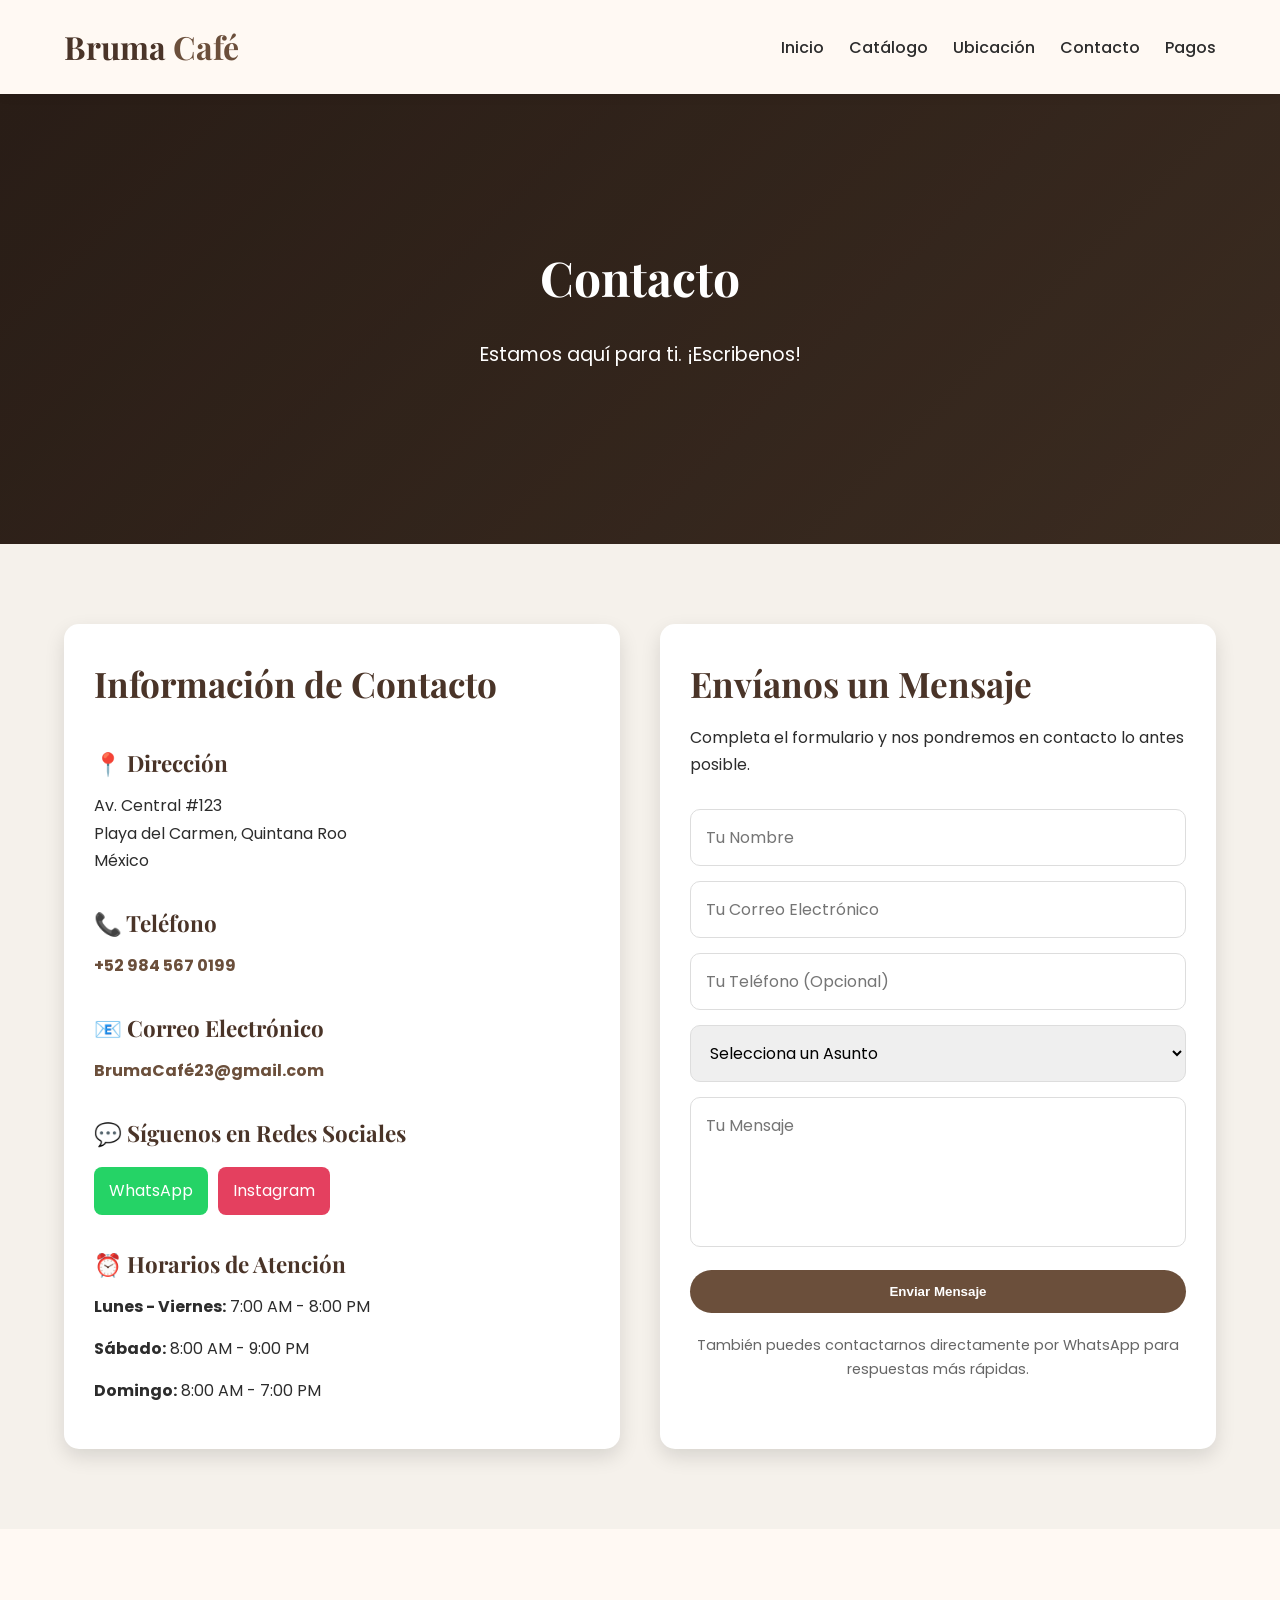
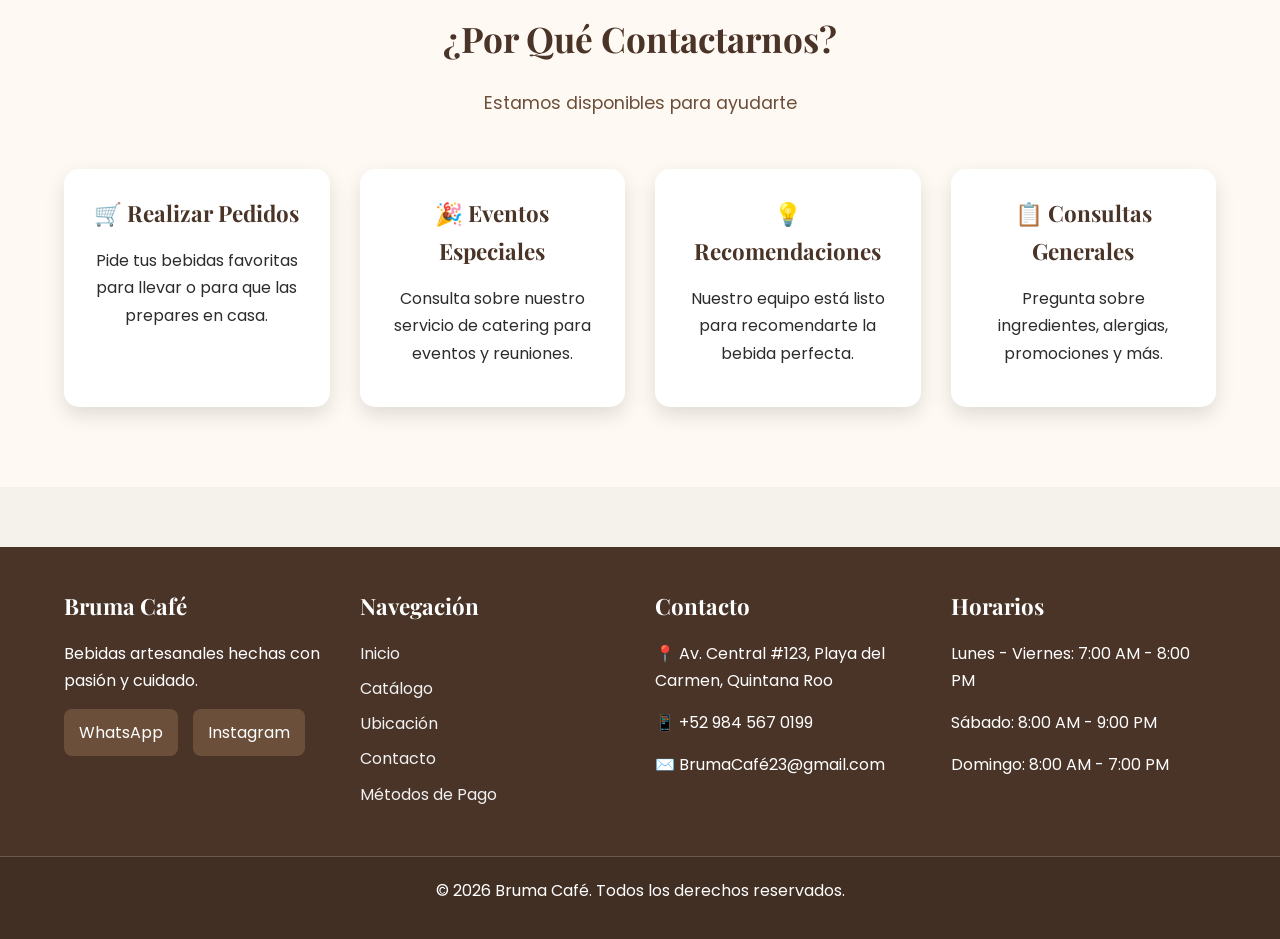
<file: contacto.html>
<!DOCTYPE html>
<html lang="es">
<head>
    <meta charset="UTF-8">
    <meta name="viewport" content="width=device-width, initial-scale=1.0">
    <title>Contacto - Bruma Café</title>
    <link rel="preconnect" href="https://fonts.googleapis.com">
    <link rel="preconnect" href="https://fonts.gstatic.com" crossorigin>
    <link href="https://fonts.googleapis.com/css2?family=Playfair+Display:wght@400;600;700&family=Poppins:wght@300;400;500;600&display=swap" rel="stylesheet">
    <link rel="stylesheet" href="css/style.css">
</head>
<body>

<!-- HEADER -->
<header>
    <nav class="navbar">
        <div class="logo">Bruma <span>Café</span></div>
        <ul class="nav-links">
            <li><a href="index.html">Inicio</a></li>
            <li><a href="catalogo.html">Catálogo</a></li>
            <li><a href="ubicacion.html">Ubicación</a></li>
            <li><a href="contacto.html">Contacto</a></li>
            <li><a href="pagos.html">Pagos</a></li>
        </ul>
    </nav>
</header>

<!-- HERO -->
<section class="hero-small">
    <div class="hero-content">
        <h1>Contacto</h1>
        <p>Estamos aquí para ti. ¡Escribenos!</p>
    </div>
</section>

<!-- CONTACTO -->
<section class="section" style="background-color: var(--fondo);">
    <div class="container">
        <div class="contact-container">
            <!-- Información de Contacto -->
            <div class="contact-info">
                <h2>Información de Contacto</h2>
                
                <div style="margin-top: 30px;">
                    <h3>📍 Dirección</h3>
                    <p>Av. Central #123<br>Playa del Carmen, Quintana Roo<br>México</p>
                </div>
                
                <div style="margin-top: 30px;">
                    <h3>📞 Teléfono</h3>
                    <p><a href="tel:+529845670199" style="color: var(--cafe-medio); font-weight: bold; text-decoration: none;">+52 984 567 0199</a></p>
                </div>
                
                <div style="margin-top: 30px;">
                    <h3>📧 Correo Electrónico</h3>
                    <p><a href="mailto:BrumaCafé23@gmail.com" style="color: var(--cafe-medio); font-weight: bold; text-decoration: none;">BrumaCafé23@gmail.com</a></p>
                </div>
                
                <div style="margin-top: 30px;">
                    <h3>💬 Síguenos en Redes Sociales</h3>
                    <div class="social-links" style="display: flex; gap: 10px;">
                        <a href="https://wa.me/529845670199" style="background-color: #25D366; color: white; padding: 10px 15px; border-radius: 8px; text-decoration: none; transition: 0.3s;">
                            WhatsApp
                        </a>
                        <a href="https://instagram.com" style="background-color: #E4405F; color: white; padding: 10px 15px; border-radius: 8px; text-decoration: none; transition: 0.3s;">
                            Instagram
                        </a>
                    </div>
                </div>
                
                <div style="margin-top: 30px;">
                    <h3>⏰ Horarios de Atención</h3>
                    <p><strong>Lunes - Viernes:</strong> 7:00 AM - 8:00 PM</p>
                    <p><strong>Sábado:</strong> 8:00 AM - 9:00 PM</p>
                    <p><strong>Domingo:</strong> 8:00 AM - 7:00 PM</p>
                </div>
            </div>
            
            <!-- Formulario de Contacto -->
            <div class="contact-form">
                <h2>Envíanos un Mensaje</h2>
                <p style="margin-bottom: 30px; color: var(--texto);">Completa el formulario y nos pondremos en contacto lo antes posible.</p>
                
                <form action="https://formspree.io/f/YOUR_FORM_ID" method="POST">
                    <input 
                        type="text" 
                        name="nombre" 
                        placeholder="Tu Nombre" 
                        required
                    >
                    
                    <input 
                        type="email" 
                        name="email" 
                        placeholder="Tu Correo Electrónico" 
                        required
                    >
                    
                    <input 
                        type="tel" 
                        name="telefono" 
                        placeholder="Tu Teléfono (Opcional)"
                    >
                    
                    <select name="asunto" style="width: 100%; padding: 15px; margin-bottom: 15px; border: 1px solid #ddd; border-radius: 10px; font-family: 'Poppins', sans-serif;" required>
                        <option value="">Selecciona un Asunto</option>
                        <option value="Consulta sobre Productos">Consulta sobre Productos</option>
                        <option value="Pedido Personalizado">Pedido Personalizado</option>
                        <option value="Eventos y Catering">Eventos y Catering</option>
                        <option value="Sugerencias">Sugerencias</option>
                        <option value="Otro">Otro</option>
                    </select>
                    
                    <textarea 
                        name="mensaje" 
                        placeholder="Tu Mensaje"
                        required
                    ></textarea>
                    
                    <button type="submit" class="btn" style="width: 100%; border: none; cursor: pointer;">
                        Enviar Mensaje
                    </button>
                </form>
                
                <p style="margin-top: 20px; font-size: 0.9rem; color: #666; text-align: center;">
                    También puedes contactarnos directamente por WhatsApp para respuestas más rápidas.
                </p>
            </div>
        </div>
    </div>
</section>

<!-- POR QUÉ CONTACTARNOS -->
<section class="section" style="background-color: var(--crema);">
    <div class="container">
        <div class="section-title">
            <h2>¿Por Qué Contactarnos?</h2>
            <p>Estamos disponibles para ayudarte</p>
        </div>
        
        <div class="contact-reasons">
            <div class="reason-card">
                <h3>🛒 Realizar Pedidos</h3>
                <p>Pide tus bebidas favoritas para llevar o para que las prepares en casa.</p>
            </div>
            
            <div class="reason-card">
                <h3>🎉 Eventos Especiales</h3>
                <p>Consulta sobre nuestro servicio de catering para eventos y reuniones.</p>
            </div>
            
            <div class="reason-card">
                <h3>💡 Recomendaciones</h3>
                <p>Nuestro equipo está listo para recomendarte la bebida perfecta.</p>
            </div>
            
            <div class="reason-card">
                <h3>📋 Consultas Generales</h3>
                <p>Pregunta sobre ingredientes, alergias, promociones y más.</p>
            </div>
        </div>
    </div>
</section>

<!-- FOOTER -->
<footer>
    <div class="footer-content">
        <div>
            <h3>Bruma Café</h3>
            <p>Bebidas artesanales hechas con pasión y cuidado.</p>
            <div class="social-links">
                <a href="https://wa.me/529845670199" title="WhatsApp">WhatsApp</a>
                <a href="https://instagram.com" title="Instagram">Instagram</a>
            </div>
        </div>
        
        <div>
            <h3>Navegación</h3>
            <a href="index.html">Inicio</a>
            <a href="catalogo.html">Catálogo</a>
            <a href="ubicacion.html">Ubicación</a>
            <a href="contacto.html">Contacto</a>
            <a href="pagos.html">Métodos de Pago</a>
        </div>
        
        <div>
            <h3>Contacto</h3>
            <p>📍 Av. Central #123, Playa del Carmen, Quintana Roo</p>
            <p>📱 +52 984 567 0199</p>
            <p>✉️ BrumaCafé23@gmail.com</p>
        </div>
        
        <div>
            <h3>Horarios</h3>
            <p>Lunes - Viernes: 7:00 AM - 8:00 PM</p>
            <p>Sábado: 8:00 AM - 9:00 PM</p>
            <p>Domingo: 8:00 AM - 7:00 PM</p>
        </div>
    </div>
    
    <div class="footer-bottom">
        <p>&copy; 2026 Bruma Café. Todos los derechos reservados.</p>
    </div>
</footer>

</body>
</html>
</file>
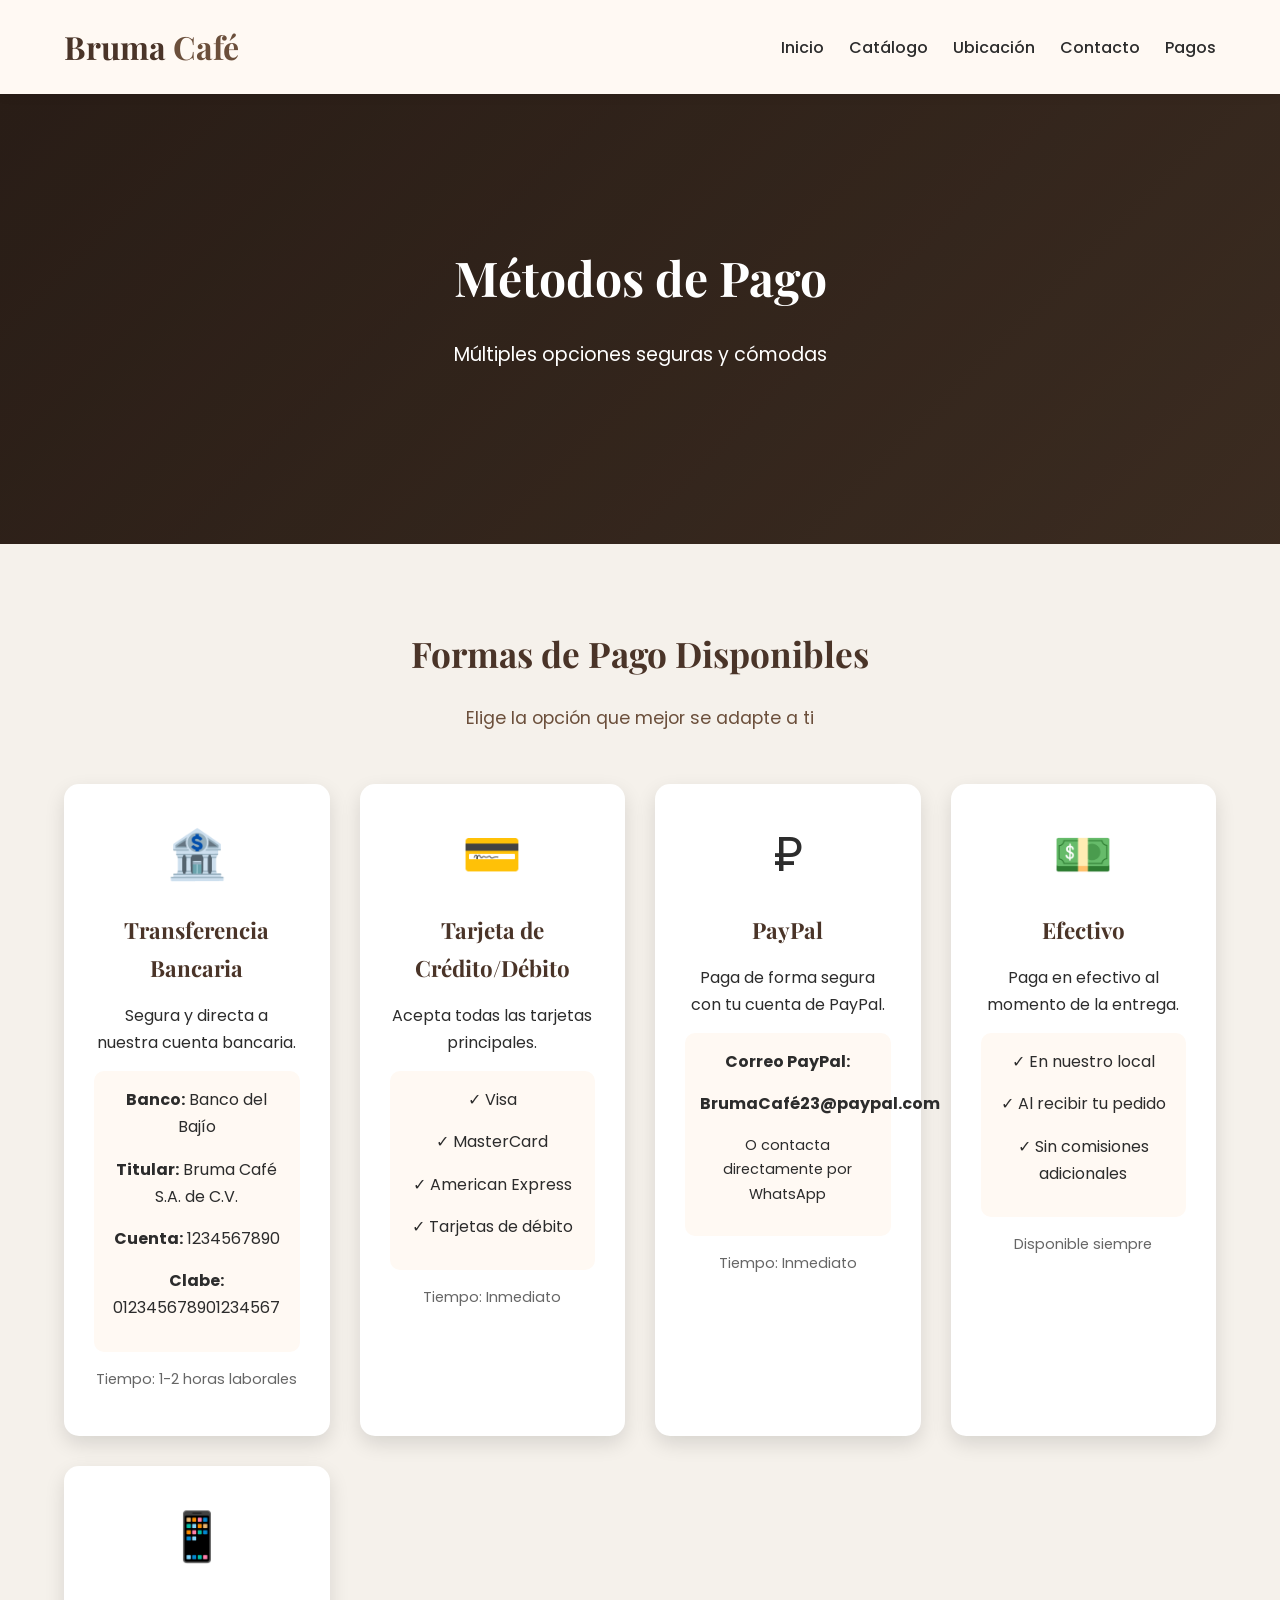
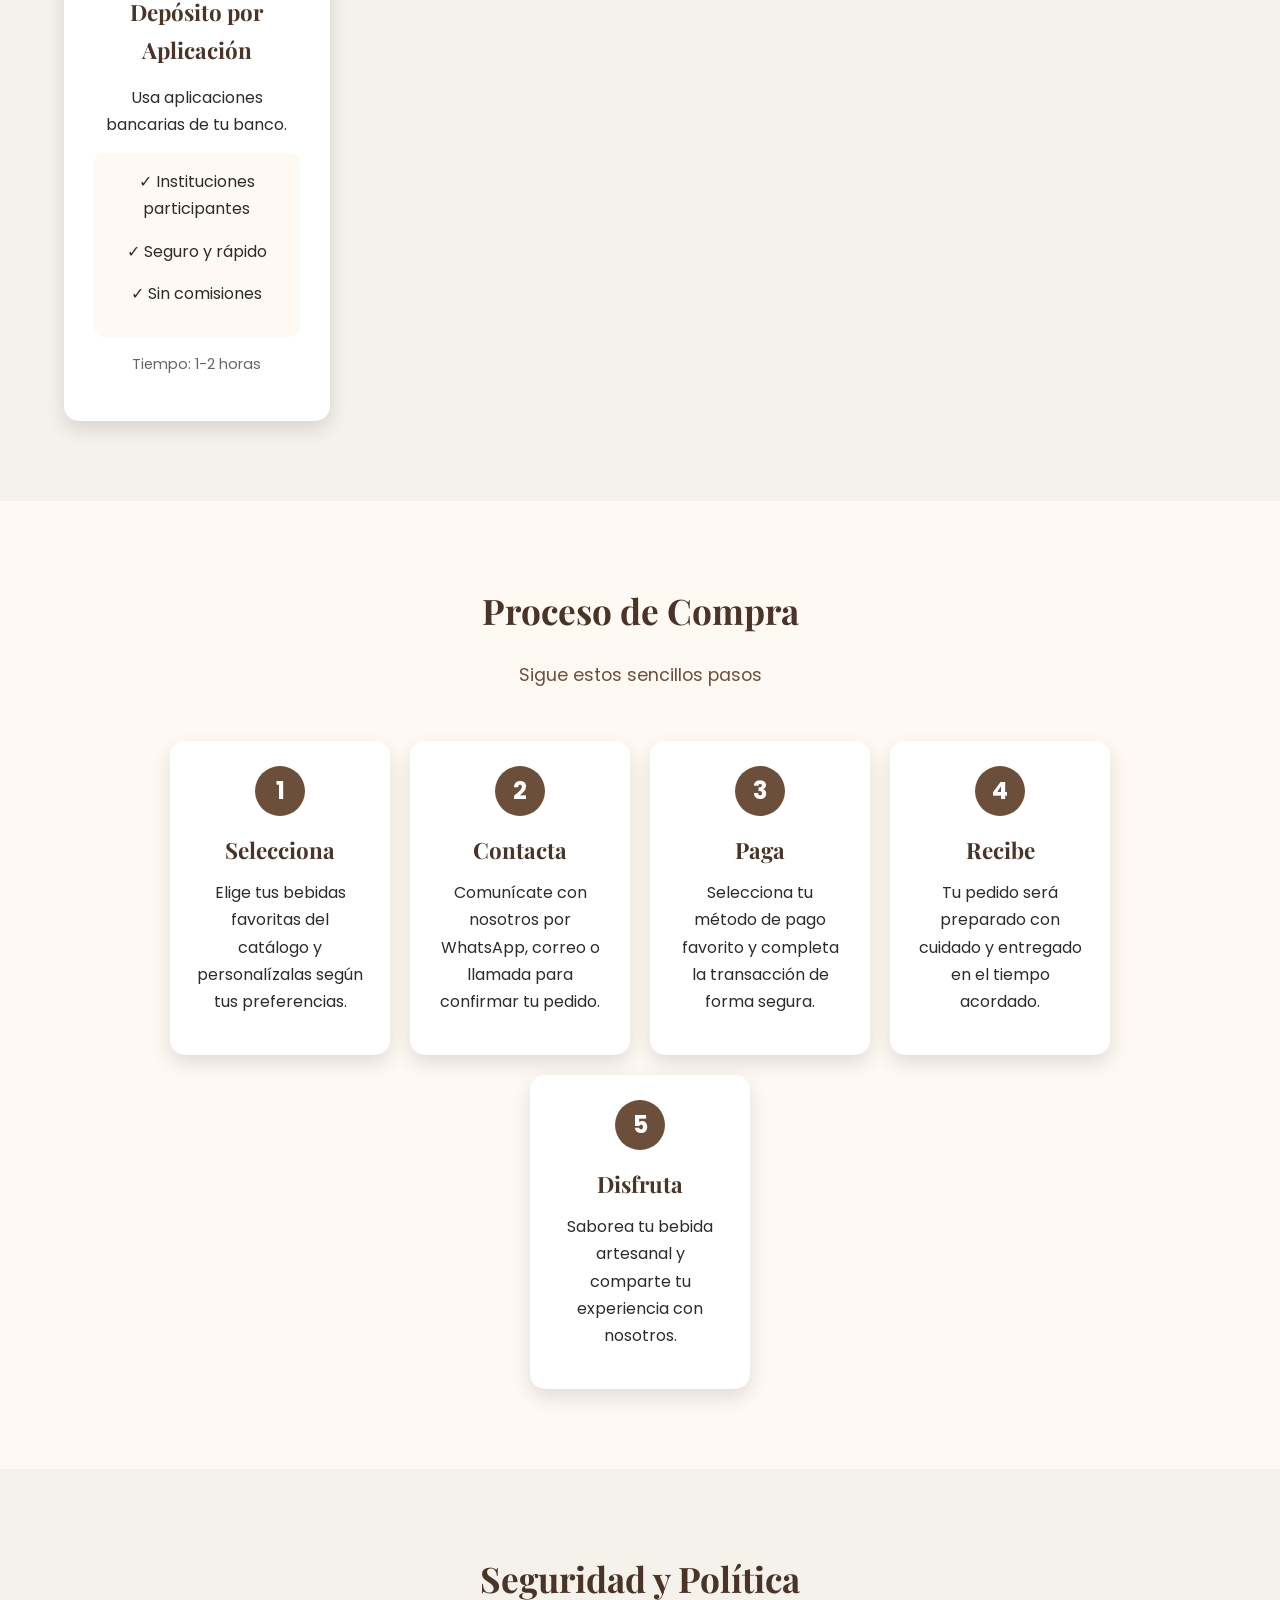
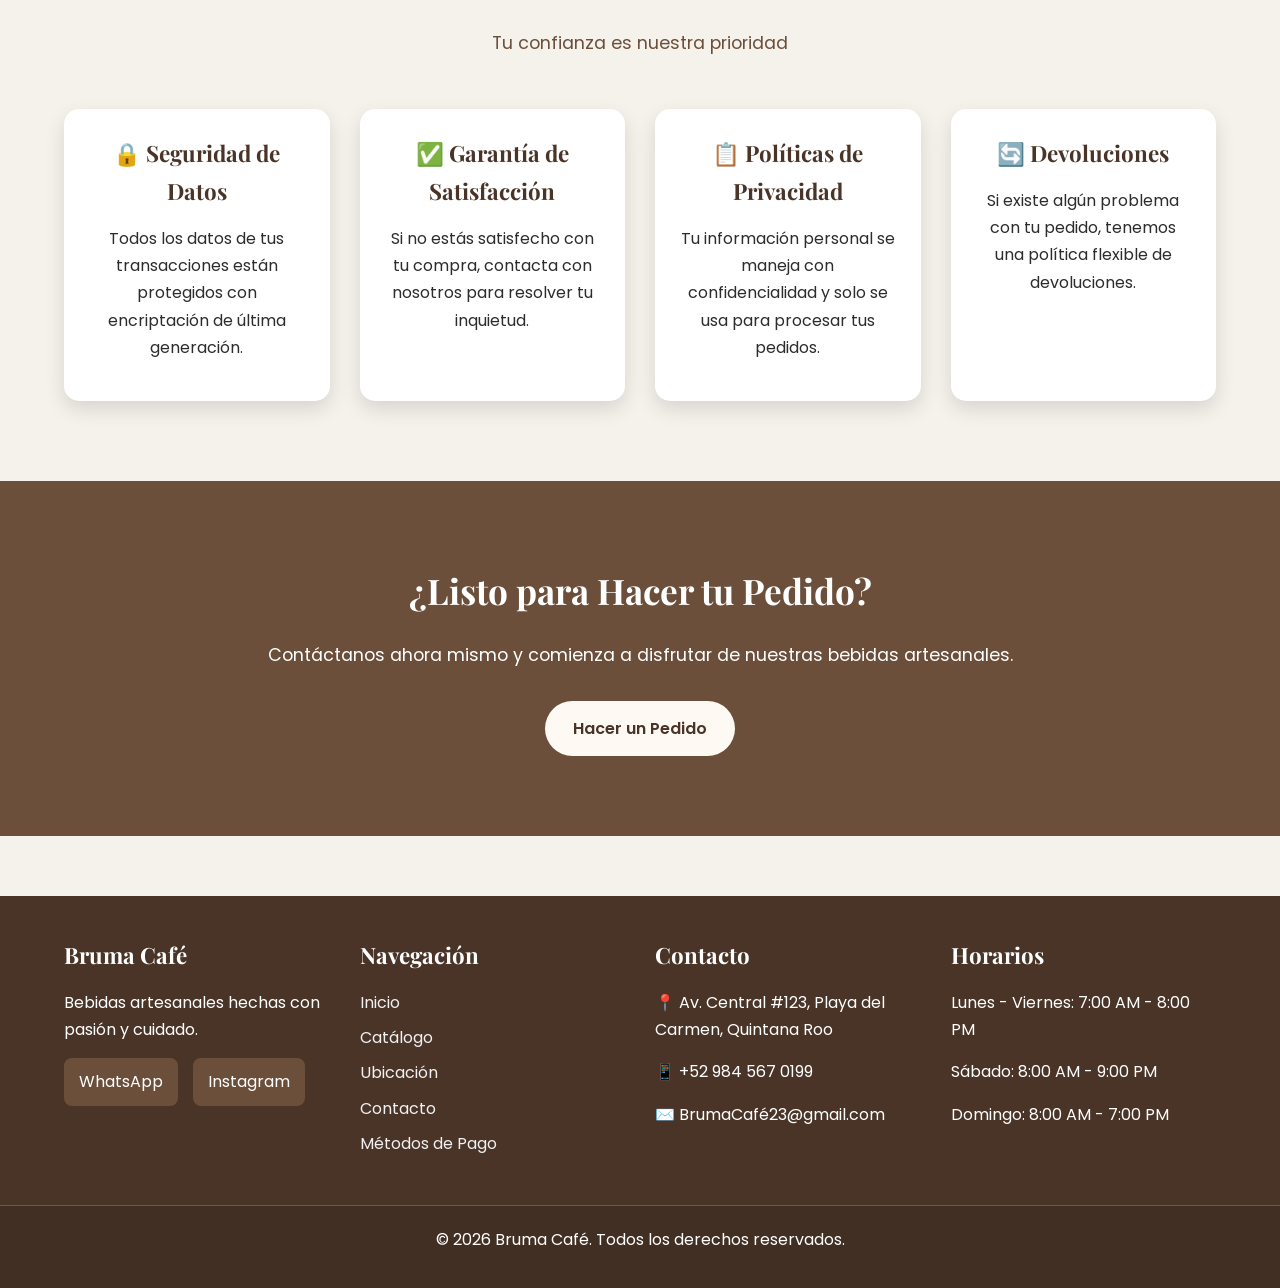
<file: pagos.html>
<!DOCTYPE html>
<html lang="es">
<head>
    <meta charset="UTF-8">
    <meta name="viewport" content="width=device-width, initial-scale=1.0">
    <title>Métodos de Pago - Bruma Café</title>
    <link rel="preconnect" href="https://fonts.googleapis.com">
    <link rel="preconnect" href="https://fonts.gstatic.com" crossorigin>
    <link href="https://fonts.googleapis.com/css2?family=Playfair+Display:wght@400;600;700&family=Poppins:wght@300;400;500;600&display=swap" rel="stylesheet">
    <link rel="stylesheet" href="css/style.css">
</head>
<body>

<!-- HEADER -->
<header>
    <nav class="navbar">
        <div class="logo">Bruma <span>Café</span></div>
        <ul class="nav-links">
            <li><a href="index.html">Inicio</a></li>
            <li><a href="catalogo.html">Catálogo</a></li>
            <li><a href="ubicacion.html">Ubicación</a></li>
            <li><a href="contacto.html">Contacto</a></li>
            <li><a href="pagos.html">Pagos</a></li>
        </ul>
    </nav>
</header>

<!-- HERO -->
<section class="hero-small">
    <div class="hero-content">
        <h1>Métodos de Pago</h1>
        <p>Múltiples opciones seguras y cómodas</p>
    </div>
</section>

<!-- MÉTODOS DE PAGO -->
<section class="section" style="background-color: var(--fondo);">
    <div class="container">
        <div class="section-title">
            <h2>Formas de Pago Disponibles</h2>
            <p>Elige la opción que mejor se adapte a ti</p>
        </div>
        
        <div class="payment-section">
            <!-- Transferencia Bancaria -->
            <div class="payment-card">
                <div class="payment-icon">🏦</div>
                <h3>Transferencia Bancaria</h3>
                <p style="margin-bottom: 15px;">Segura y directa a nuestra cuenta bancaria.</p>
                
                <div style="background-color: var(--crema); padding: 15px; border-radius: 10px; margin-bottom: 15px;">
                    <p><strong>Banco:</strong> Banco del Bajío</p>
                    <p><strong>Titular:</strong> Bruma Café S.A. de C.V.</p>
                    <p><strong>Cuenta:</strong> 1234567890</p>
                    <p><strong>Clabe:</strong> 012345678901234567</p>
                </div>
                
                <p style="font-size: 0.9rem; color: #666;">Tiempo: 1-2 horas laborales</p>
            </div>
            
            <!-- Tarjeta de Crédito/Débito -->
            <div class="payment-card">
                <div class="payment-icon">💳</div>
                <h3>Tarjeta de Crédito/Débito</h3>
                <p style="margin-bottom: 15px;">Acepta todas las tarjetas principales.</p>
                
                <div style="background-color: var(--crema); padding: 15px; border-radius: 10px; margin-bottom: 15px;">
                    <p>✓ Visa</p>
                    <p>✓ MasterCard</p>
                    <p>✓ American Express</p>
                    <p>✓ Tarjetas de débito</p>
                </div>
                
                <p style="font-size: 0.9rem; color: #666;">Tiempo: Inmediato</p>
            </div>
            
            <!-- PayPal -->
            <div class="payment-card">
                <div class="payment-icon">₽</div>
                <h3>PayPal</h3>
                <p style="margin-bottom: 15px;">Paga de forma segura con tu cuenta de PayPal.</p>
                
                <div style="background-color: var(--crema); padding: 15px; border-radius: 10px; margin-bottom: 15px;">
                    <p><strong>Correo PayPal:</strong></p>
                    <p style="font-weight: bold;">BrumaCafé23@paypal.com</p>
                    <p style="margin-top: 10px; font-size: 0.9rem;">O contacta directamente por WhatsApp</p>
                </div>
                
                <p style="font-size: 0.9rem; color: #666;">Tiempo: Inmediato</p>
            </div>
            
            <!-- Pago en Efectivo -->
            <div class="payment-card">
                <div class="payment-icon">💵</div>
                <h3>Efectivo</h3>
                <p style="margin-bottom: 15px;">Paga en efectivo al momento de la entrega.</p>
                
                <div style="background-color: var(--crema); padding: 15px; border-radius: 10px; margin-bottom: 15px;">
                    <p>✓ En nuestro local</p>
                    <p>✓ Al recibir tu pedido</p>
                    <p>✓ Sin comisiones adicionales</p>
                </div>
                
                <p style="font-size: 0.9rem; color: #666;">Disponible siempre</p>
            </div>
            
            <!-- Depósito Bancario -->
            <div class="payment-card">
                <div class="payment-icon">📱</div>
                <h3>Depósito por Aplicación</h3>
                <p style="margin-bottom: 15px;">Usa aplicaciones bancarias de tu banco.</p>
                
                <div style="background-color: var(--crema); padding: 15px; border-radius: 10px; margin-bottom: 15px;">
                    <p>✓ Instituciones participantes</p>
                    <p>✓ Seguro y rápido</p>
                    <p>✓ Sin comisiones</p>
                </div>
                
                <p style="font-size: 0.9rem; color: #666;">Tiempo: 1-2 horas</p>
            </div>
        </div>
    </div>
</section>

<!-- PROCESO DE COMPRA -->
<section class="section" style="background-color: var(--crema);">
    <div class="container">
        <div class="section-title">
            <h2>Proceso de Compra</h2>
            <p>Sigue estos sencillos pasos</p>
        </div>
        
        <div class="steps">
            <div class="step">
                <div class="step-number">1</div>
                <h3>Selecciona</h3>
                <p>Elige tus bebidas favoritas del catálogo y personalízalas según tus preferencias.</p>
            </div>
            
            <div class="step">
                <div class="step-number">2</div>
                <h3>Contacta</h3>
                <p>Comunícate con nosotros por WhatsApp, correo o llamada para confirmar tu pedido.</p>
            </div>
            
            <div class="step">
                <div class="step-number">3</div>
                <h3>Paga</h3>
                <p>Selecciona tu método de pago favorito y completa la transacción de forma segura.</p>
            </div>
            
            <div class="step">
                <div class="step-number">4</div>
                <h3>Recibe</h3>
                <p>Tu pedido será preparado con cuidado y entregado en el tiempo acordado.</p>
            </div>
            
            <div class="step">
                <div class="step-number">5</div>
                <h3>Disfruta</h3>
                <p>Saborea tu bebida artesanal y comparte tu experiencia con nosotros.</p>
            </div>
        </div>
    </div>
</section>

<!-- SEGURIDAD Y POLÍTICA -->
<section class="section" style="background-color: var(--fondo);">
    <div class="container">
        <div class="section-title">
            <h2>Seguridad y Política</h2>
            <p>Tu confianza es nuestra prioridad</p>
        </div>
        
        <div class="security-grid">
            <div class="security-card">
                <h3>🔒 Seguridad de Datos</h3>
                <p>Todos los datos de tus transacciones están protegidos con encriptación de última generación.</p>
            </div>
            
            <div class="security-card">
                <h3>✅ Garantía de Satisfacción</h3>
                <p>Si no estás satisfecho con tu compra, contacta con nosotros para resolver tu inquietud.</p>
            </div>
            
            <div class="security-card">
                <h3>📋 Políticas de Privacidad</h3>
                <p>Tu información personal se maneja con confidencialidad y solo se usa para procesar tus pedidos.</p>
            </div>
            
            <div class="security-card">
                <h3>🔄 Devoluciones</h3>
                <p>Si existe algún problema con tu pedido, tenemos una política flexible de devoluciones.</p>
            </div>
        </div>
    </div>
</section>

<!-- CTA -->
<section class="section" style="background-color: var(--cafe-medio); color: white;">
    <div class="container" style="text-align: center;">
        <h2 style="color: white; margin-bottom: 20px;">¿Listo para Hacer tu Pedido?</h2>
        <p style="margin-bottom: 30px; font-size: 1.1rem;">Contáctanos ahora mismo y comienza a disfrutar de nuestras bebidas artesanales.</p>
        <a href="contacto.html" class="btn" style="background-color: var(--crema); color: var(--cafe-oscuro);">Hacer un Pedido</a>
    </div>
</section>

<!-- FOOTER -->
<footer>
    <div class="footer-content">
        <div>
            <h3>Bruma Café</h3>
            <p>Bebidas artesanales hechas con pasión y cuidado.</p>
            <div class="social-links">
                <a href="https://wa.me/529845670199" title="WhatsApp">WhatsApp</a>
                <a href="https://instagram.com" title="Instagram">Instagram</a>
            </div>
        </div>
        
        <div>
            <h3>Navegación</h3>
            <a href="index.html">Inicio</a>
            <a href="catalogo.html">Catálogo</a>
            <a href="ubicacion.html">Ubicación</a>
            <a href="contacto.html">Contacto</a>
            <a href="pagos.html">Métodos de Pago</a>
        </div>
        
        <div>
            <h3>Contacto</h3>
            <p>📍 Av. Central #123, Playa del Carmen, Quintana Roo</p>
            <p>📱 +52 984 567 0199</p>
            <p>✉️ BrumaCafé23@gmail.com</p>
        </div>
        
        <div>
            <h3>Horarios</h3>
            <p>Lunes - Viernes: 7:00 AM - 8:00 PM</p>
            <p>Sábado: 8:00 AM - 9:00 PM</p>
            <p>Domingo: 8:00 AM - 7:00 PM</p>
        </div>
    </div>
    
    <div class="footer-bottom">
        <p>&copy; 2026 Bruma Café. Todos los derechos reservados.</p>
    </div>
</footer>

</body>
</html>
</file>
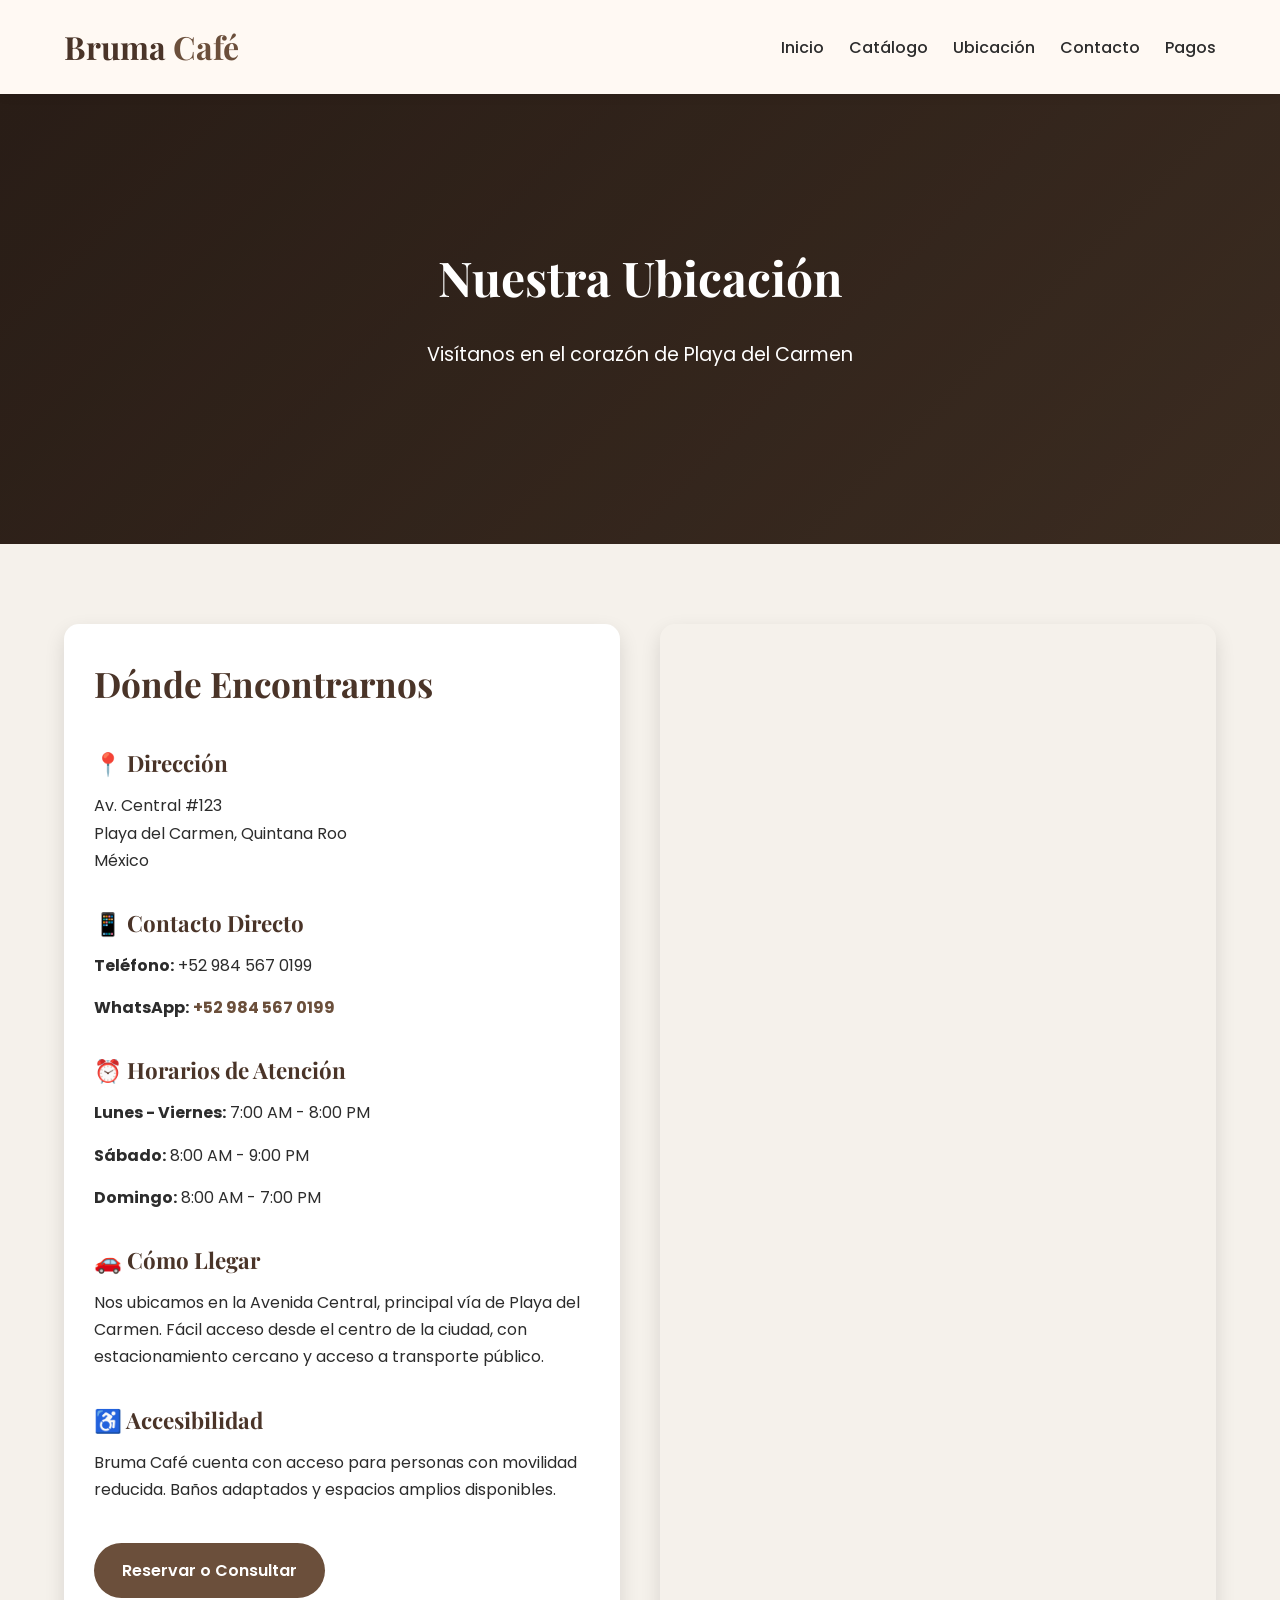
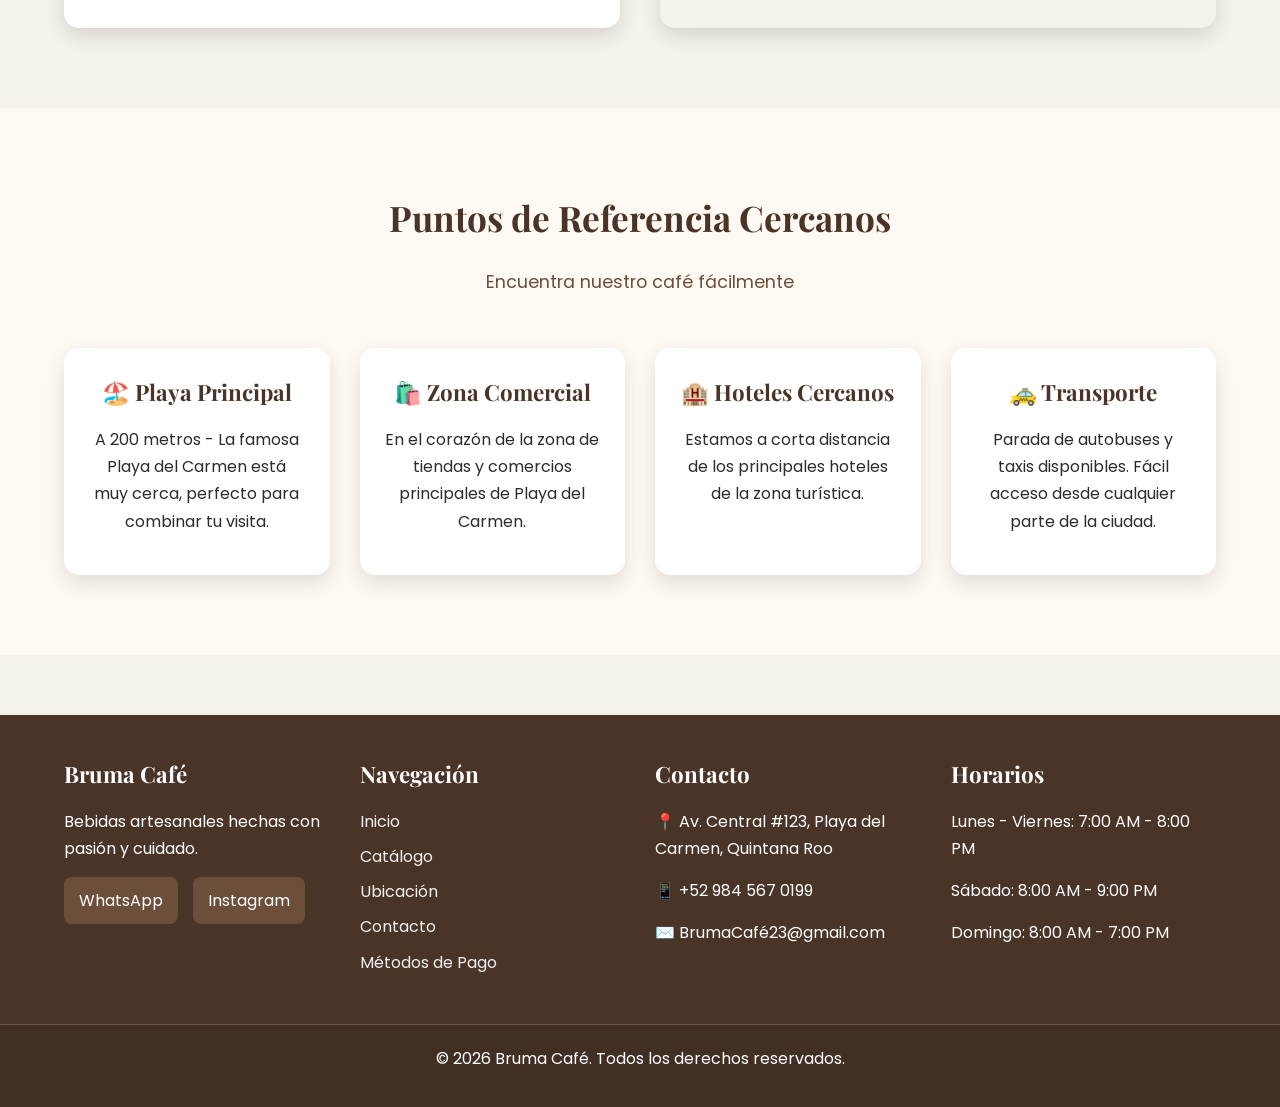
<file: ubicacion.html>
<!DOCTYPE html>
<html lang="es">
<head>
    <meta charset="UTF-8">
    <meta name="viewport" content="width=device-width, initial-scale=1.0">
    <title>Ubicación - Bruma Café</title>
    <link rel="preconnect" href="https://fonts.googleapis.com">
    <link rel="preconnect" href="https://fonts.gstatic.com" crossorigin>
    <link href="https://fonts.googleapis.com/css2?family=Playfair+Display:wght@400;600;700&family=Poppins:wght@300;400;500;600&display=swap" rel="stylesheet">
    <link rel="stylesheet" href="css/style.css">
</head>
<body>

<!-- HEADER -->
<header>
    <nav class="navbar">
        <div class="logo">Bruma <span>Café</span></div>
        <ul class="nav-links">
            <li><a href="index.html">Inicio</a></li>
            <li><a href="catalogo.html">Catálogo</a></li>
            <li><a href="ubicacion.html">Ubicación</a></li>
            <li><a href="contacto.html">Contacto</a></li>
            <li><a href="pagos.html">Pagos</a></li>
        </ul>
    </nav>
</header>

<!-- HERO -->
<section class="hero-small">
    <div class="hero-content">
        <h1>Nuestra Ubicación</h1>
        <p>Visítanos en el corazón de Playa del Carmen</p>
    </div>
</section>

<!-- UBICACIÓN -->
<section class="section" style="background-color: var(--fondo);">
    <div class="container">
        <div class="location">
            <!-- Información -->
            <div class="location-info">
                <h2>Dónde Encontrarnos</h2>
                
                <div style="margin-top: 30px;">
                    <h3>📍 Dirección</h3>
                    <p>Av. Central #123<br>Playa del Carmen, Quintana Roo<br>México</p>
                </div>
                
                <div style="margin-top: 30px;">
                    <h3>📱 Contacto Directo</h3>
                    <p><strong>Teléfono:</strong> +52 984 567 0199</p>
                    <p><strong>WhatsApp:</strong> <a href="https://wa.me/529845670199" style="color: var(--cafe-medio); font-weight: bold;">+52 984 567 0199</a></p>
                </div>
                
                <div style="margin-top: 30px;">
                    <h3>⏰ Horarios de Atención</h3>
                    <p><strong>Lunes - Viernes:</strong> 7:00 AM - 8:00 PM</p>
                    <p><strong>Sábado:</strong> 8:00 AM - 9:00 PM</p>
                    <p><strong>Domingo:</strong> 8:00 AM - 7:00 PM</p>
                </div>
                
                <div style="margin-top: 30px;">
                    <h3>🚗 Cómo Llegar</h3>
                    <p>Nos ubicamos en la Avenida Central, principal vía de Playa del Carmen. Fácil acceso desde el centro de la ciudad, con estacionamiento cercano y acceso a transporte público.</p>
                </div>
                
                <div style="margin-top: 30px;">
                    <h3>♿ Accesibilidad</h3>
                    <p>Bruma Café cuenta con acceso para personas con movilidad reducida. Baños adaptados y espacios amplios disponibles.</p>
                </div>
                
                <div style="margin-top: 40px;">
                    <a href="contacto.html" class="btn">Reservar o Consultar</a>
                </div>
            </div>
            
            <!-- Mapa -->
            <div class="map">
                <iframe src="https://www.google.com/maps/embed?pb=!1m18!1m12!1m3!1d3735.8230326286545!2d-87.07376!3d20.627651!2m3!1f0!2f0!3f0!3m2!1i1024!2i768!4f13.1!3m3!1m2!1s0x8f4e58e8e8e8e8e9%3A0x8e8e8e8e8e8e8e8e!2sAv.%20Central%20123%2C%20Playa%20del%20Carmen%2C%20Quintana%20Roo!5e0!3m2!1ses!2smx!4v1234567890" width="100%" height="450" style="border:0;" allowfullscreen="" loading="lazy" referrerpolicy="no-referrer-when-downgrade"></iframe>
            </div>
        </div>
    </div>
</section>

<!-- REFERENCIAS CERCANAS -->
<section class="section" style="background-color: var(--crema);">
    <div class="container">
        <div class="section-title">
            <h2>Puntos de Referencia Cercanos</h2>
            <p>Encuentra nuestro café fácilmente</p>
        </div>
        
        <div class="references-grid">
            <div class="reference-card">
                <h3>🏖️ Playa Principal</h3>
                <p>A 200 metros - La famosa Playa del Carmen está muy cerca, perfecto para combinar tu visita.</p>
            </div>
            
            <div class="reference-card">
                <h3>🛍️ Zona Comercial</h3>
                <p>En el corazón de la zona de tiendas y comercios principales de Playa del Carmen.</p>
            </div>
            
            <div class="reference-card">
                <h3>🏨 Hoteles Cercanos</h3>
                <p>Estamos a corta distancia de los principales hoteles de la zona turística.</p>
            </div>
            
            <div class="reference-card">
                <h3>🚕 Transporte</h3>
                <p>Parada de autobuses y taxis disponibles. Fácil acceso desde cualquier parte de la ciudad.</p>
            </div>
        </div>
    </div>
</section>

<!-- FOOTER -->
<footer>
    <div class="footer-content">
        <div>
            <h3>Bruma Café</h3>
            <p>Bebidas artesanales hechas con pasión y cuidado.</p>
            <div class="social-links">
                <a href="https://wa.me/529845670199" title="WhatsApp">WhatsApp</a>
                <a href="https://instagram.com" title="Instagram">Instagram</a>
            </div>
        </div>
        
        <div>
            <h3>Navegación</h3>
            <a href="index.html">Inicio</a>
            <a href="catalogo.html">Catálogo</a>
            <a href="ubicacion.html">Ubicación</a>
            <a href="contacto.html">Contacto</a>
            <a href="pagos.html">Métodos de Pago</a>
        </div>
        
        <div>
            <h3>Contacto</h3>
            <p>📍 Av. Central #123, Playa del Carmen, Quintana Roo</p>
            <p>📱 +52 984 567 0199</p>
            <p>✉️ BrumaCafé23@gmail.com</p>
        </div>
        
        <div>
            <h3>Horarios</h3>
            <p>Lunes - Viernes: 7:00 AM - 8:00 PM</p>
            <p>Sábado: 8:00 AM - 9:00 PM</p>
            <p>Domingo: 8:00 AM - 7:00 PM</p>
        </div>
    </div>
    
    <div class="footer-bottom">
        <p>&copy; 2026 Bruma Café. Todos los derechos reservados.</p>
    </div>
</footer>

</body>
</html>
</file>
<file: css/style.css>
/* ==========================
   BRUMA CAFÉ - STYLE.CSS
   ========================== */

/* Google Fonts:
<link rel="preconnect" href="https://fonts.googleapis.com">
<link rel="preconnect" href="https://fonts.gstatic.com" crossorigin>
<link href="https://fonts.googleapis.com/css2?family=Playfair+Display:wght@400;600;700&family=Poppins:wght@300;400;500;600&display=swap" rel="stylesheet">
*/

/* RESET */

*{
    margin: 0;
    padding: 0;
    box-sizing: border-box;
}

/* VARIABLES */

:root{
    --cafe-oscuro:#4A3428;
    --cafe-medio:#6B4F3B;
    --beige:#DCC9B6;
    --crema:#FFF9F3;
    --fondo:#F5F1EB;
    --texto:#2C2C2C;
    --blanco:#ffffff;

    --sombra:0 8px 20px rgba(0,0,0,0.12);
    --transicion:0.3s ease;
}

/* BODY */

body{
    font-family:'Poppins', sans-serif;
    background-color:var(--fondo);
    color:var(--texto);
    line-height:1.7;
}

/* TITULOS */

h1,h2,h3,h4{
    font-family:'Playfair Display', serif;
    color:var(--cafe-oscuro);
}

h1{
    font-size:3rem;
}

h2{
    font-size:2.2rem;
    margin-bottom:20px;
}

h3{
    font-size:1.4rem;
}

p{
    margin-bottom:15px;
}

a{
    text-decoration:none;
}

/* ==========================
   HEADER
   ========================== */

header{
    background-color:var(--crema);
    box-shadow:0 2px 10px rgba(0,0,0,0.08);
    position:sticky;
    top:0;
    z-index:1000;
}

.navbar{
    width:90%;
    max-width:1200px;
    margin:auto;

    display:flex;
    justify-content:space-between;
    align-items:center;

    padding:20px 0;
}

.logo{
    font-family:'Playfair Display', serif;
    font-size:2rem;
    font-weight:bold;
    color:var(--cafe-oscuro);
}

.logo span{
    color:var(--cafe-medio);
}

.nav-links{
    list-style:none;
    display:flex;
    gap:25px;
}

.nav-links a{
    color:var(--texto);
    font-weight:500;
    transition:var(--transicion);
}

.nav-links a:hover{
    color:var(--cafe-medio);
}

/* ==========================
   HERO
   ========================== */

.hero{
    min-height:85vh;

    background:
    linear-gradient(
    rgba(0,0,0,0.45),
    rgba(0,0,0,0.45)),
    url('../img/cafe-principal.jpg');

    background-size:cover;
    background-position:center;

    display:flex;
    justify-content:center;
    align-items:center;
    text-align:center;

    padding:20px;
}

.hero-small{
    min-height:50vh;
    background: linear-gradient(rgba(0,0,0,0.45), rgba(0,0,0,0.45)), 
                linear-gradient(135deg, var(--cafe-oscuro), var(--cafe-medio));
    display:flex;
    justify-content:center;
    align-items:center;
    text-align:center;
    padding:20px;
}

.hero-content{
    color:white;
    max-width:700px;
}

.hero-content h1{
    color:white;
    margin-bottom:20px;
}

.hero-content p{
    font-size:1.2rem;
    margin-bottom:30px;
}

/* BOTONES */

.btn{
    display:inline-block;

    background-color:var(--cafe-medio);
    color:white;

    padding:14px 28px;
    border-radius:50px;

    transition:var(--transicion);
    font-weight:600;
}

.btn:hover{
    background-color:var(--cafe-oscuro);
    transform:translateY(-3px);
}

.btn-small{
    display:inline-block;
    background-color:var(--cafe-medio);
    color:white;
    padding:10px 20px;
    border-radius:25px;
    transition:var(--transicion);
    font-weight:500;
    font-size:0.9rem;
}

.btn-small:hover{
    background-color:var(--cafe-oscuro);
    transform:translateY(-2px);
}

/* ==========================
   SECCIONES GENERALES
   ========================== */

.container{
    width:90%;
    max-width:1200px;
    margin:auto;
}

.section{
    padding:80px 0;
}

.section-title{
    text-align:center;
    margin-bottom:50px;
}

.section-title p{
    color:var(--cafe-medio);
    font-size:1.1rem;
    margin-top:10px;
}

/* ==========================
   SOBRE NOSOTROS
   ========================== */

.about{
    display:grid;
    grid-template-columns:1fr 1fr;
    gap:40px;
    align-items:center;
}

.about img{
    width:100%;
    border-radius:15px;
    box-shadow:var(--sombra);
}

.about-text{
    font-size:1rem;
}

.about-text h3{
    margin-bottom:20px;
}

.about-text p{
    margin-bottom:15px;
    line-height:1.8;
}

/* ==========================
   TARJETAS PRODUCTOS
   ========================== */

.product-grid{
    display:grid;
    grid-template-columns:repeat(auto-fit,minmax(250px,1fr));
    gap:30px;
}

.product-card{
    background:white;
    border-radius:15px;
    overflow:hidden;

    box-shadow:var(--sombra);

    transition:var(--transicion);
}

.product-card:hover{
    transform:translateY(-10px);
}

.product-card img{
    width:100%;
    height:250px;
    object-fit:cover;
}

.product-info{
    padding:20px;
}

.product-info h3{
    margin-bottom:10px;
}

.price{
    color:var(--cafe-medio);
    font-size:1.2rem;
    font-weight:bold;
    margin-bottom:10px;
}

/* ==========================
   CARACTERÍSTICAS
   ========================== */

.features-grid{
    display:grid;
    grid-template-columns:repeat(auto-fit,minmax(250px,1fr));
    gap:30px;
}

.feature-card{
    background:white;
    padding:30px;
    border-radius:15px;
    box-shadow:var(--sombra);
    text-align:center;
    transition:var(--transicion);
}

.feature-card:hover{
    transform:translateY(-5px);
}

.feature-icon{
    font-size:3rem;
    margin-bottom:15px;
}

.feature-card h3{
    margin-bottom:15px;
}

/* ==========================
   UBICACIÓN
   ========================== */

.location{
    display:grid;
    grid-template-columns:1fr 1fr;
    gap:40px;
}

.location-info{
    background:white;
    padding:30px;
    border-radius:15px;
    box-shadow:var(--sombra);
}

.location-info p{
    margin-bottom:15px;
}

.location-info h3{
    margin-top:20px;
    margin-bottom:10px;
}

.map{
    overflow:hidden;
    border-radius:15px;
    box-shadow:var(--sombra);
}

.map iframe{
    width:100%;
    height:100%;
    min-height:450px;
    border:0;
}

/* ==========================
   REFERENCIAS
   ========================== */

.references-grid{
    display:grid;
    grid-template-columns:repeat(auto-fit,minmax(250px,1fr));
    gap:30px;
}

.reference-card{
    background:white;
    padding:25px;
    border-radius:15px;
    box-shadow:var(--sombra);
    text-align:center;
}

.reference-card h3{
    margin-bottom:15px;
}

/* ==========================
   FORMULARIO CONTACTO
   ========================== */

.contact-container{
    display:grid;
    grid-template-columns:1fr 1fr;
    gap:40px;
}

.contact-info{
    background:white;
    padding:30px;
    border-radius:15px;
    box-shadow:var(--sombra);
}

.contact-info h2{
    margin-bottom:30px;
}

.contact-info h3{
    margin-top:20px;
    margin-bottom:10px;
    color:var(--cafe-oscuro);
}

.contact-form{
    background:white;
    padding:30px;
    border-radius:15px;
    box-shadow:var(--sombra);
}

.contact-form h2{
    margin-bottom:10px;
}

.contact-form input,
.contact-form textarea,
.contact-form select{
    width:100%;
    padding:15px;

    margin-bottom:15px;

    border:1px solid #ddd;
    border-radius:10px;

    font-family:'Poppins', sans-serif;
    font-size:1rem;
}

.contact-form input:focus,
.contact-form textarea:focus,
.contact-form select:focus{
    outline:none;
    border-color:var(--cafe-medio);
    box-shadow:0 0 10px rgba(107,79,59,0.2);
}

.contact-form textarea{
    resize:none;
    height:150px;
}

.contact-form button{
    border:none;
    cursor:pointer;
}

/* ==========================
   RAZONES DE CONTACTO
   ========================== */

.contact-reasons{
    display:grid;
    grid-template-columns:repeat(auto-fit,minmax(250px,1fr));
    gap:30px;
}

.reason-card{
    background:white;
    padding:25px;
    border-radius:15px;
    box-shadow:var(--sombra);
    text-align:center;
}

.reason-card h3{
    margin-bottom:15px;
}

/* ==========================
   PAGOS
   ========================== */

.payment-section{
    display:grid;
    grid-template-columns:repeat(auto-fit,minmax(250px,1fr));
    gap:30px;
}

.payment-card{
    background:white;
    padding:30px;
    text-align:center;
    border-radius:15px;
    box-shadow:var(--sombra);
    transition:var(--transicion);
}

.payment-card:hover{
    transform:translateY(-5px);
}

.payment-icon{
    font-size:3rem;
    margin-bottom:15px;
}

.payment-card h3{
    margin-bottom:15px;
}

/* ==========================
   SEGURIDAD
   ========================== */

.security-grid{
    display:grid;
    grid-template-columns:repeat(auto-fit,minmax(250px,1fr));
    gap:30px;
}

.security-card{
    background:white;
    padding:25px;
    border-radius:15px;
    box-shadow:var(--sombra);
    text-align:center;
}

.security-card h3{
    margin-bottom:15px;
}

/* ==========================
   PROCESO DE COMPRA
   ========================== */

.steps{
    display:flex;
    flex-wrap:wrap;
    justify-content:center;
    gap:20px;
}

.step{
    background:white;
    padding:25px;
    border-radius:15px;
    box-shadow:var(--sombra);

    width:220px;
    text-align:center;
}

.step-number{
    width:50px;
    height:50px;

    background:var(--cafe-medio);
    color:white;

    border-radius:50%;

    display:flex;
    justify-content:center;
    align-items:center;

    margin:auto;
    margin-bottom:15px;

    font-weight:bold;
    font-size:1.5rem;
}

.step h3{
    margin-bottom:10px;
}

/* ==========================
   PERSONALIZACIÓN
   ========================== */

.customization-grid{
    display:grid;
    grid-template-columns:repeat(auto-fit,minmax(250px,1fr));
    gap:30px;
}

.custom-item{
    background:white;
    padding:25px;
    border-radius:15px;
    box-shadow:var(--sombra);
    text-align:center;
}

.custom-item h3{
    margin-bottom:15px;
}

/* ==========================
   VIDEO
   ========================== */

.video-container{
    text-align:center;
}

.video-container iframe{
    width:100%;
    max-width:900px;
    height:500px;

    border:none;
    border-radius:15px;

    box-shadow:var(--sombra);
}

/* ==========================
   GALERIA
   ========================== */

.gallery{
    display:grid;
    grid-template-columns:repeat(auto-fit,minmax(280px,1fr));
    gap:20px;
}

.gallery img{
    width:100%;
    height:250px;
    object-fit:cover;

    border-radius:15px;
    box-shadow:var(--sombra);
}

/* ==========================
   FOOTER
   ========================== */

footer{
    background-color:var(--cafe-oscuro);
    color:white;
    margin-top:60px;
}

.footer-content{
    width:90%;
    max-width:1200px;

    margin:auto;
    padding:40px 0;

    display:grid;
    grid-template-columns:repeat(auto-fit,minmax(250px,1fr));
    gap:30px;
}

.footer-content h3{
    color:white;
    margin-bottom:15px;
}

.footer-content a{
    color:#f1f1f1;
    display:block;
    margin-bottom:8px;
    transition:var(--transicion);
}

.footer-content a:hover{
    color:var(--beige);
}

.footer-bottom{
    text-align:center;
    padding:20px;
    border-top:1px solid rgba(255,255,255,0.2);
    background-color:rgba(0,0,0,0.1);
}

/* ==========================
   REDES SOCIALES
   ========================== */

.social-links{
    display:flex;
    gap:15px;
    margin-top:15px;
}

.social-links a{
    background:var(--cafe-medio);
    color:white;

    padding:10px 15px;
    border-radius:8px;

    transition:var(--transicion);
    text-decoration:none;
    display:inline-block;
}

.social-links a:hover{
    background:var(--beige);
    color:var(--cafe-oscuro);
}

/* ==========================
   RESPONSIVE
   ========================== */

@media(max-width:900px){

    .about,
    .location,
    .contact-container{
        grid-template-columns:1fr;
    }

    .hero-content h1{
        font-size:2.3rem;
    }

    .navbar{
        flex-direction:column;
        gap:20px;
    }

    .nav-links{
        flex-wrap:wrap;
        justify-content:center;
    }

    .video-container iframe{
        height:350px;
    }

    .steps{
        flex-direction:column;
        align-items:center;
    }

    .step{
        width:100%;
        max-width:300px;
    }
}

@media(max-width:600px){

    h1{
        font-size:2rem;
    }

    h2{
        font-size:1.8rem;
    }

    .hero{
        min-height:70vh;
    }

    .hero-small{
        min-height:40vh;
    }

    .btn{
        width:100%;
        text-align:center;
    }

    .video-container iframe{
        height:250px;
    }

    .navbar{
        padding:15px 0;
    }

    .logo{
        font-size:1.5rem;
    }

    .nav-links{
        gap:15px;
        font-size:0.9rem;
    }

    .product-grid,
    .features-grid,
    .payment-section{
        grid-template-columns:1fr;
    }

    .footer-content{
        grid-template-columns:1fr;
    }
}

@media(max-width:400px){

    h1{
        font-size:1.5rem;
    }

    h2{
        font-size:1.4rem;
    }

    h3{
        font-size:1.1rem;
    }

    .container{
        width:95%;
    }

    .hero-content p{
        font-size:1rem;
    }

    .nav-links{
        gap:10px;
        font-size:0.85rem;
    }
}
</file>
